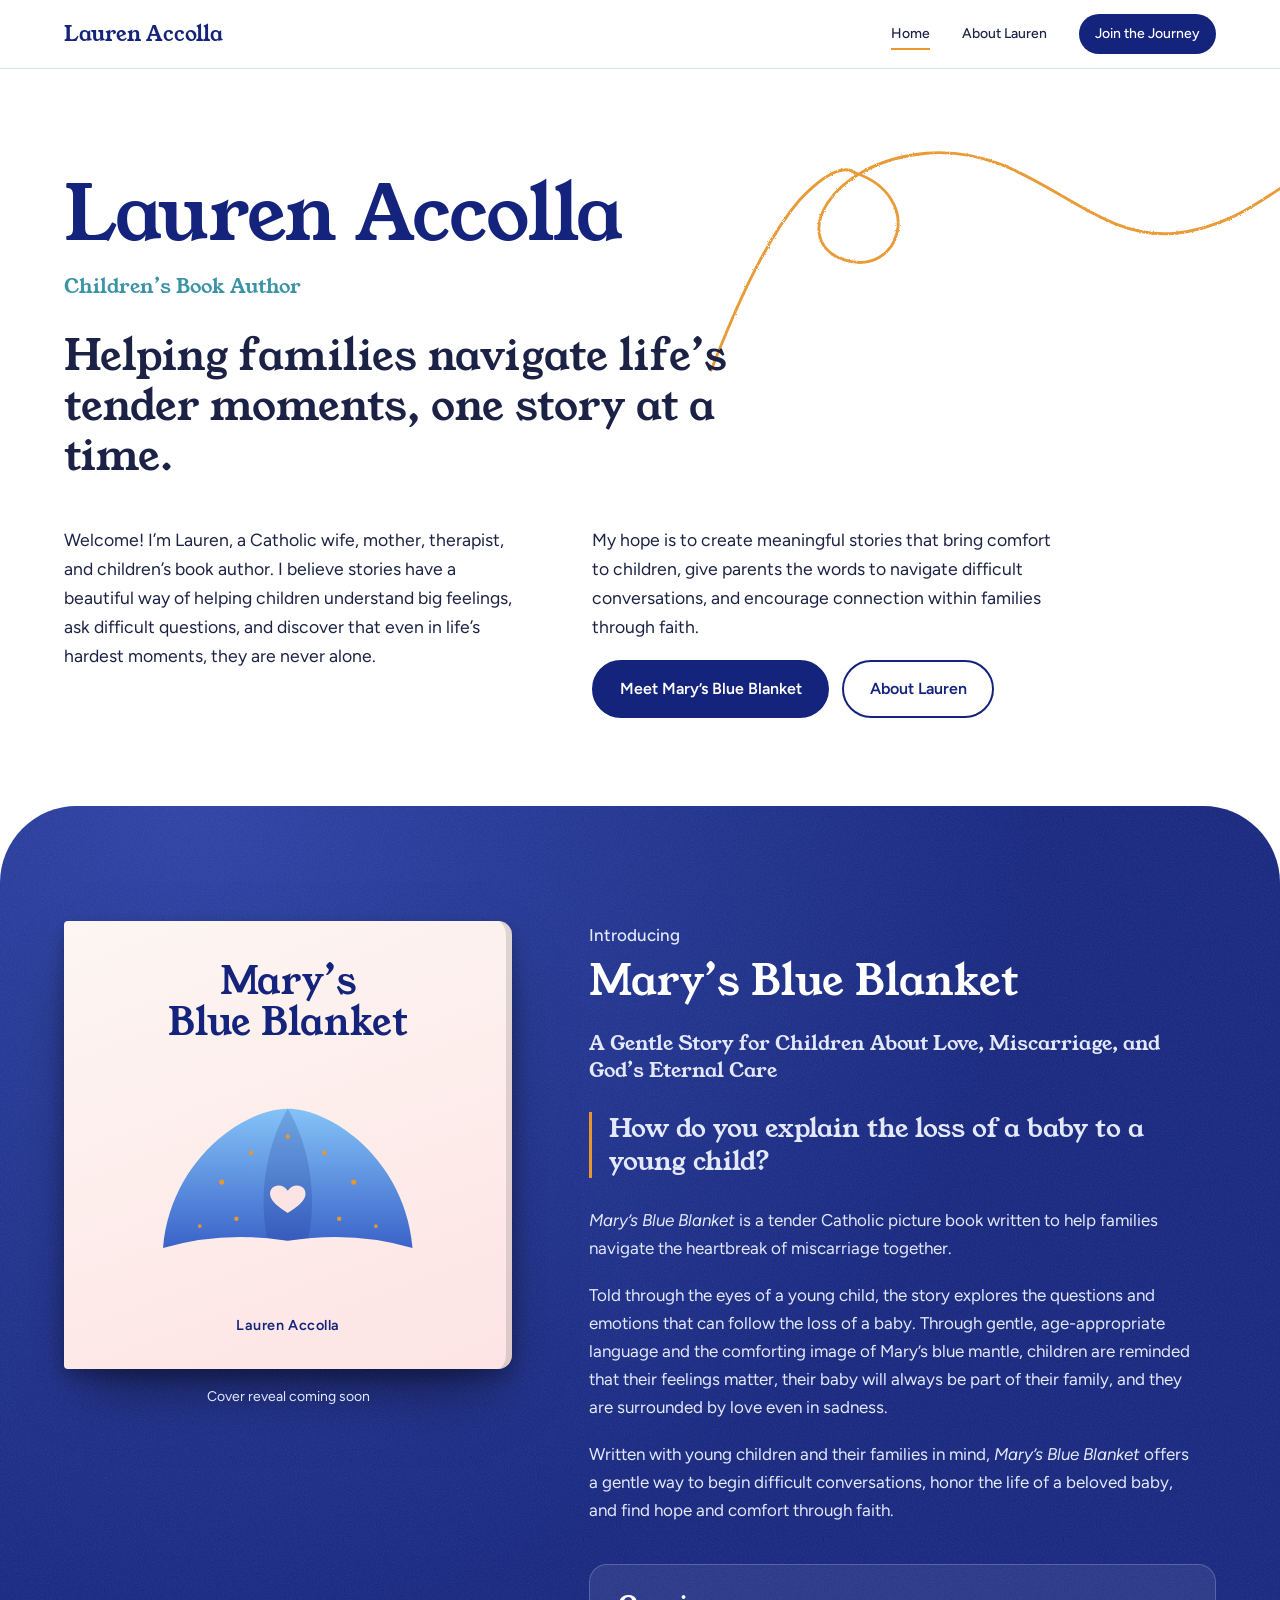
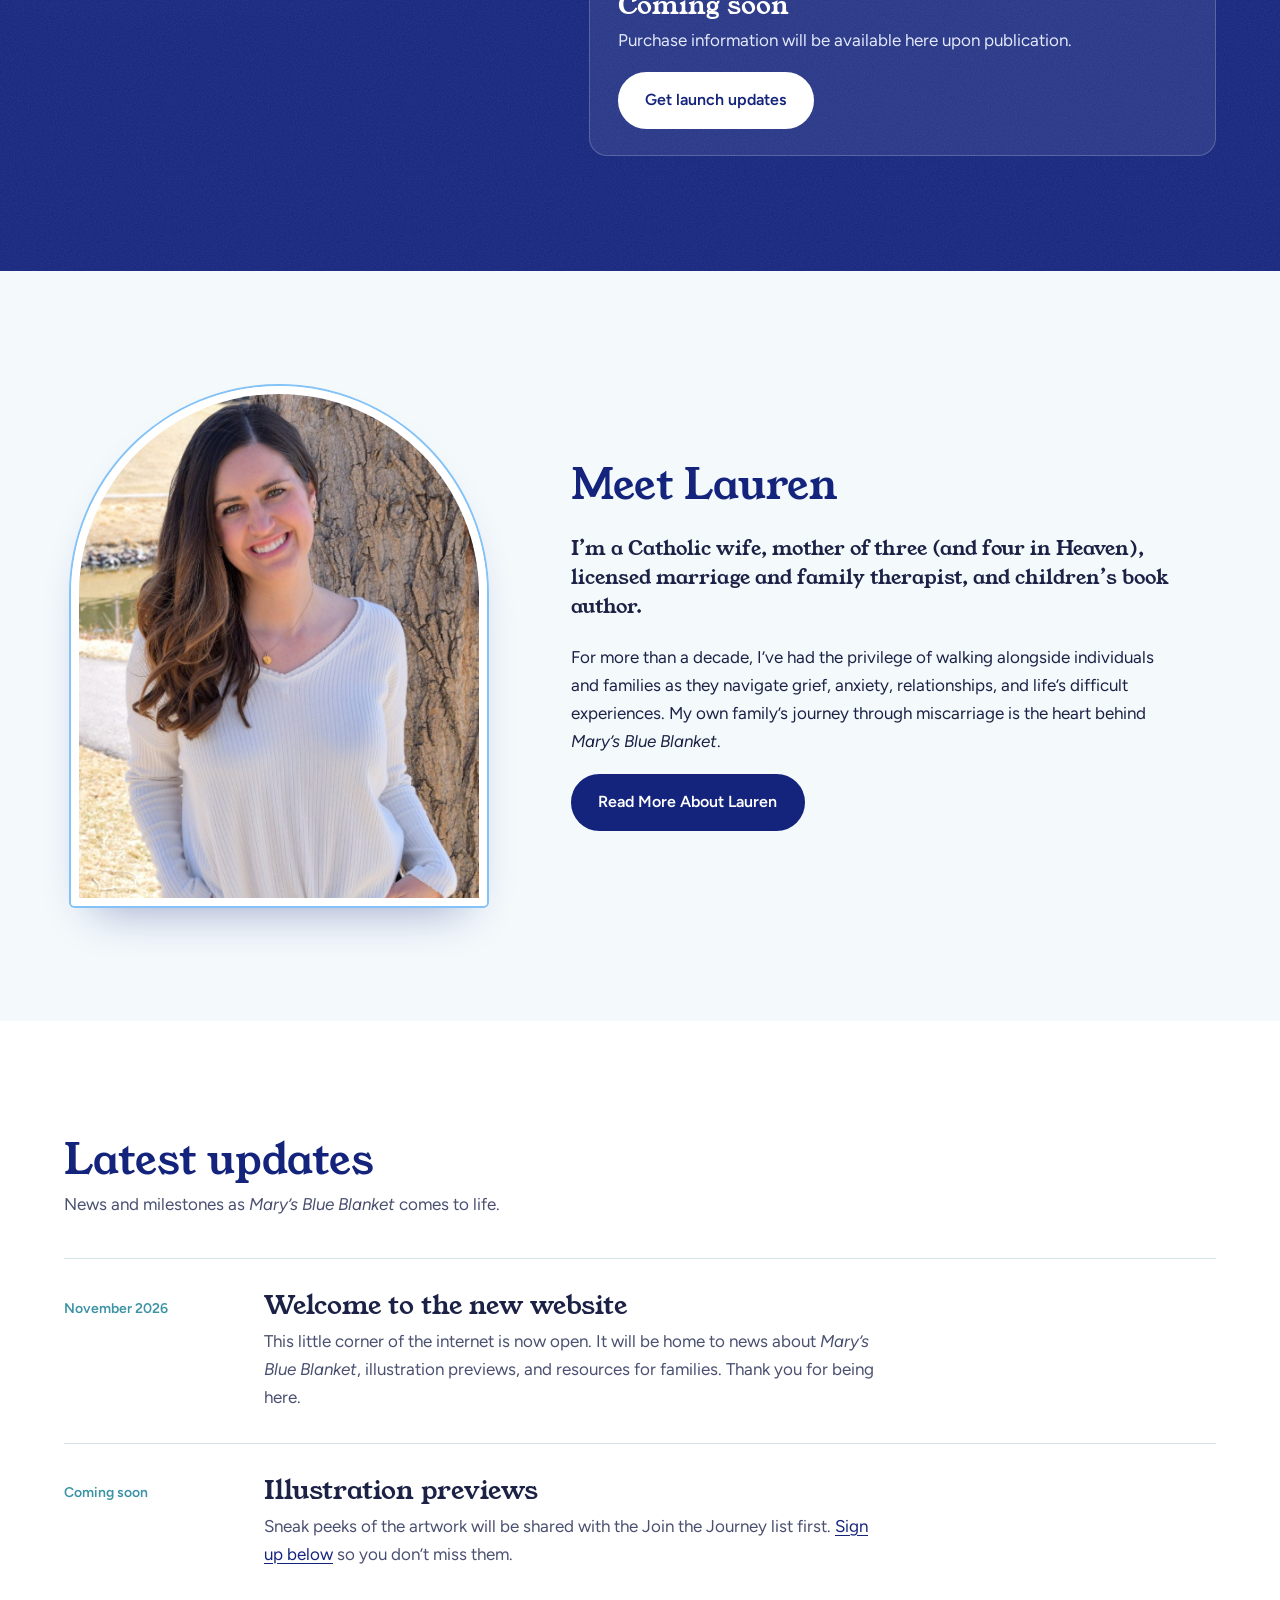
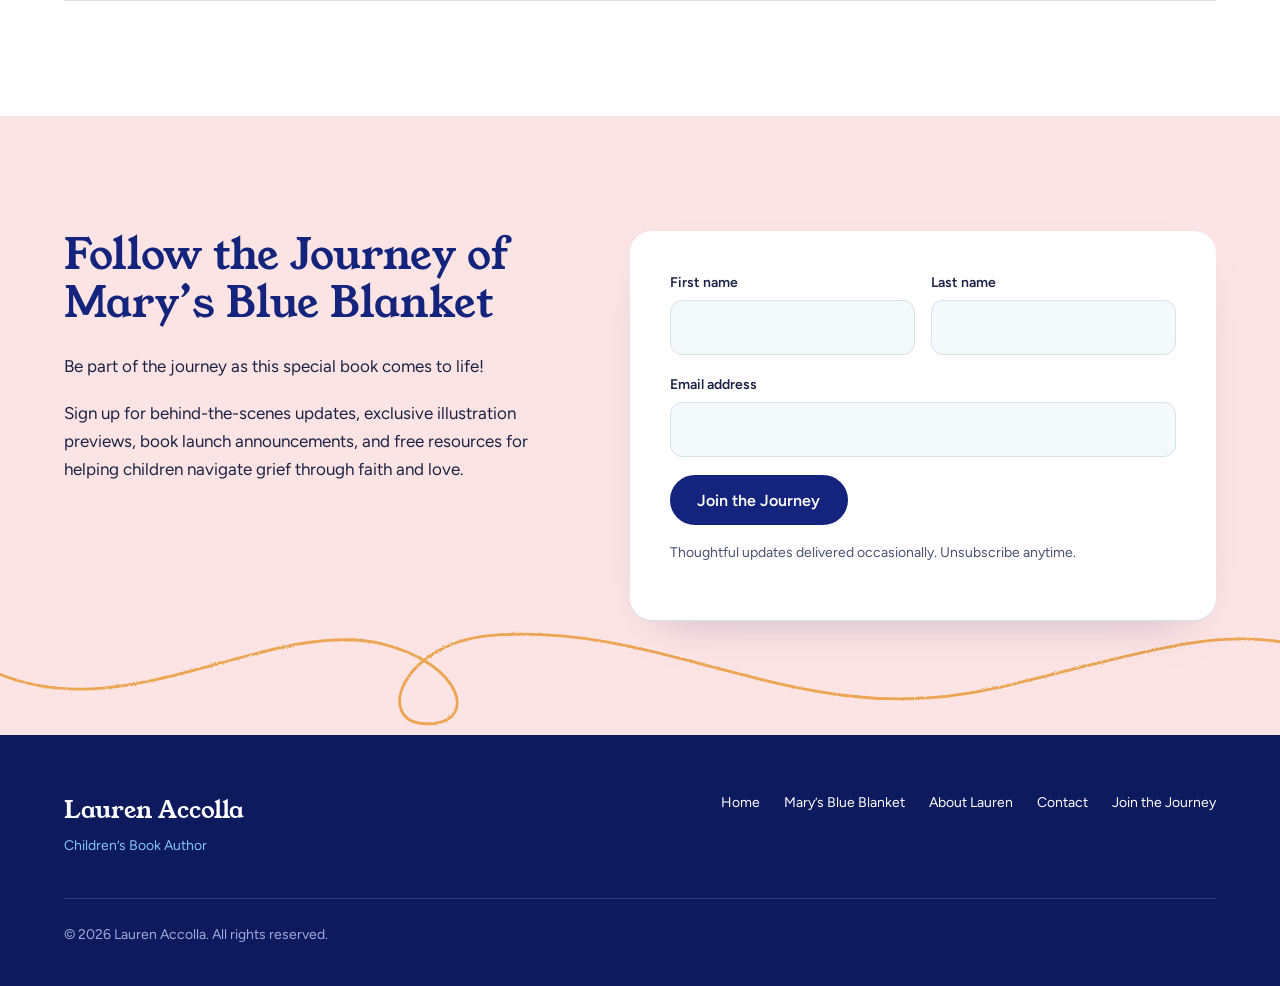
<file: index.html>
<!DOCTYPE html>
<html lang="en">
<head>
<meta charset="utf-8">
<meta name="viewport" content="width=device-width, initial-scale=1">
<title>Lauren Accolla | Children’s Book Author</title>
<meta name="description" content="Lauren Accolla is a Catholic wife, mother, therapist, and children’s book author of Mary’s Blue Blanket, a gentle story for children about love, miscarriage, and God’s eternal care.">
<link rel="canonical" href="https://laurenaccolla.com/">
<meta property="og:type" content="website">
<meta property="og:title" content="Lauren Accolla | Children’s Book Author">
<meta property="og:description" content="Lauren Accolla is a Catholic wife, mother, therapist, and children’s book author of Mary’s Blue Blanket, a gentle story for children about love, miscarriage, and God’s eternal care.">
<meta property="og:url" content="https://laurenaccolla.com/">
<meta property="About-Lauren.jpg" content="https://laurenaccolla.com/images/og-image.jpg">
<meta name="twitter:card" content="summary_large_image">
<meta name="theme-color" content="#14247c">
<link rel="icon" href="/favicon.svg" type="image/svg+xml">
<link rel="preconnect" href="https://fonts.googleapis.com">
<link rel="preconnect" href="https://fonts.gstatic.com" crossorigin>
<link href="https://fonts.googleapis.com/css2?family=Figtree:ital,wght@0,400;0,500;0,600;1,400&family=Young+Serif&display=swap" rel="stylesheet">
<link rel="stylesheet" href="/css/styles.css">
</head>
<body>
<a class="skip-link" href="#main">Skip to content</a>
<header class="site-header">
  <div class="wrap">
    <a class="brand" href="/">Lauren Accolla</a>
    <nav class="nav" aria-label="Main">
      <a href="/" aria-current="page">Home</a>
      <a href="/about">About Lauren</a>
      <a class="nav-cta" href="#join">Join the Journey</a>
    </nav>
  </div>
</header>

<main id="main">

<section class="hero" aria-labelledby="hero-title">
  <svg class="ribbon draw" viewBox="0 0 1440 320" aria-hidden="true" focusable="false"><defs><filter id="crayon1" x="-5%" y="-20%" width="110%" height="140%">
<feTurbulence type="fractalNoise" baseFrequency="0.9" numOctaves="2" seed="1" result="t"/>
<feDisplacementMap in="SourceGraphic" in2="t" scale="2.6"/></filter></defs><path filter="url(#crayon1)" d="M 800 296 C 826 230 860 150 900 104 C 925 78 948 64 962 74 C 1042 102 1012 192 950 172 C 888 152 930 62 1042 52 C 1162 42 1222 152 1322 142 C 1382 136 1420 104 1452 84"/></svg>
  <div class="wrap">
    <h1 class="hero-name" id="hero-title">Lauren Accolla</h1>
    <p class="hero-role">Children’s Book Author</p>
    <p class="hero-tagline">Helping families navigate life’s tender moments, one story at a time.</p>
    <div class="hero-welcome">
      <p>Welcome! I’m Lauren, a Catholic wife, mother, therapist, and children’s book author. I believe stories have a beautiful way of helping children understand big feelings, ask difficult questions, and discover that even in life’s hardest moments, they are never alone.</p>
      <div>
        <p>My hope is to create meaningful stories that bring comfort to children, give parents the words to navigate difficult conversations, and encourage connection within families through faith.</p>
        <div class="hero-actions">
          <a class="btn" href="#book">Meet Mary’s Blue Blanket</a>
          <a class="btn btn-outline" href="/about">About Lauren</a>
        </div>
      </div>
    </div>
  </div>
</section>

<!-- ===================== MY BOOKS =====================
     To add another book later, copy this whole <section> and change the text.
-->
<section class="book" id="book" aria-labelledby="book-title">
  <div class="wrap book-grid">
    <div class="cover-col">
      <!-- COVER: when the real cover is ready, save it as /images/marys-blue-blanket-cover.jpg
           and replace everything inside <div class="cover"> with:
           <img src="/images/marys-blue-blanket-cover.jpg" alt="Cover of Mary’s Blue Blanket by Lauren Accolla">
           and change class="cover" to class="cover has-image". Then delete the cover-note line. -->
      <div class="cover" role="img" aria-label="Placeholder for the Mary’s Blue Blanket cover">
        <p class="cover-title">Mary’s<br>Blue Blanket</p>
        <svg class="cover-art" viewBox="0 0 400 230" aria-hidden="true" focusable="false">
  <defs><linearGradient id="mantle" x1="0" y1="0" x2="0" y2="1">
    <stop offset="0" stop-color="#84c3f7"/><stop offset="1" stop-color="#3a63c9"/></linearGradient></defs>
  <path d="M30 210 C 40 90 140 20 200 20 C 260 20 360 90 370 210 Q 290 186 200 200 Q 110 186 30 210 Z" fill="url(#mantle)"/>
  <path d="M200 20 C 170 70 160 140 172 196 Q 186 199 200 200 Q 214 199 228 196 C 240 140 230 70 200 20 Z" fill="#14247c" opacity=".18"/>
  <path d="M200 132 c -7 -12 -26 -9 -24 6 c 2 12 24 24 24 24 s 22 -12 24 -24 c 2 -15 -17 -18 -24 -6 z" fill="#fde4e4"/>
  <g fill="#e8962e">
    <circle cx="110" cy="120" r="3.5"/><circle cx="150" cy="80" r="3"/><circle cx="130" cy="170" r="3"/>
    <circle cx="290" cy="120" r="3.5"/><circle cx="250" cy="80" r="3"/><circle cx="270" cy="170" r="3"/>
    <circle cx="80" cy="180" r="2.5"/><circle cx="320" cy="180" r="2.5"/><circle cx="200" cy="58" r="3"/>
  </g>
</svg>
        <p class="cover-author">Lauren Accolla</p>
      </div>
      <p class="cover-note">Cover reveal coming soon</p>
    </div>

    <div>
      <p class="book-intro">Introducing</p>
      <h2 id="book-title">Mary’s Blue Blanket</h2>
      <p class="book-subtitle">A Gentle Story for Children About Love, Miscarriage, and God’s Eternal Care</p>
      <p class="book-question">How do you explain the loss of a baby to a young child?</p>
      <p><em>Mary’s Blue Blanket</em> is a tender Catholic picture book written to help families navigate the heartbreak of miscarriage together.</p>
      <p>Told through the eyes of a young child, the story explores the questions and emotions that can follow the loss of a baby. Through gentle, age-appropriate language and the comforting image of Mary’s blue mantle, children are reminded that their feelings matter, their baby will always be part of their family, and they are surrounded by love even in sadness.</p>
      <p>Written with young children and their families in mind, <em>Mary’s Blue Blanket</em> offers a gentle way to begin difficult conversations, honor the life of a beloved baby, and find hope and comfort through faith.</p>

      <div class="coming-soon">
        <h3>Coming soon</h3>
        <p>Purchase information will be available here upon publication.</p>
        <div class="buy-links">
          <a class="btn btn-light" href="#join">Get launch updates</a>
          <!-- PURCHASE LINKS: when the book is published, delete the button above and
               the "Coming soon" text, then un-comment and fill in these:
          <a class="btn btn-light" href="https://www.amazon.com/dp/XXXXXXXX">Buy on Amazon</a>
          <a class="btn btn-light" href="https://bookshop.org/...">Buy on Bookshop.org</a>
          -->
        </div>
      </div>
    </div>
  </div>
</section>

<section class="meet" aria-labelledby="meet-title">
  <div class="wrap meet-grid">
    <div class="arch">
      <img src="/images/lauren-accolla.jpg" alt="Lauren Accolla smiling outdoors beside a tree" width="893" height="1400" loading="lazy">
    </div>
    <div>
      <h2 id="meet-title">Meet Lauren</h2>
      <p class="lead">I’m a Catholic wife, mother of three (and four in Heaven), licensed marriage and family therapist, and children’s book author.</p>
      <p>For more than a decade, I’ve had the privilege of walking alongside individuals and families as they navigate grief, anxiety, relationships, and life’s difficult experiences. My own family’s journey through miscarriage is the heart behind <em>Mary’s Blue Blanket</em>.</p>
      <a class="btn" href="/about">Read More About Lauren</a>
    </div>
  </div>
</section>

<!-- ===================== LATEST UPDATES =====================
     To post a new update, copy one <li class="update">…</li> block, paste it at the TOP
     of the list, and change the date, title, and text. Newest first.
-->
<section class="updates" id="updates" aria-labelledby="updates-title">
  <div class="wrap">
    <div class="section-head">
      <h2 id="updates-title">Latest updates</h2>
      <p>News and milestones as <em>Mary’s Blue Blanket</em> comes to life.</p>
    </div>
    <ol class="update-list" reversed>
      <li class="update">
        <time datetime="2026-11">November 2026</time>
        <div>
          <h3>Welcome to the new website</h3>
          <p>This little corner of the internet is now open. It will be home to news about <em>Mary’s Blue Blanket</em>, illustration previews, and resources for families. Thank you for being here.</p>
        </div>
      </li>
      <li class="update">
        <time>Coming soon</time>
        <div>
          <h3>Illustration previews</h3>
          <p>Sneak peeks of the artwork will be shared with the Join the Journey list first. <a href="#join">Sign up below</a> so you don’t miss them.</p>
        </div>
      </li>
    </ol>
  </div>
</section>

<section class="journey" id="join" aria-labelledby="join-title">
  <svg class="ribbon" viewBox="0 0 1440 320" aria-hidden="true" focusable="false"><defs><filter id="crayon3" x="-5%" y="-20%" width="110%" height="140%">
<feTurbulence type="fractalNoise" baseFrequency="0.9" numOctaves="2" seed="3" result="t"/>
<feDisplacementMap in="SourceGraphic" in2="t" scale="2.6"/></filter></defs><path filter="url(#crayon3)" d="M -10 230 C 140 300 300 170 430 200 C 520 222 540 290 480 290 C 420 290 450 196 560 190 C 760 178 900 300 1120 250 C 1260 218 1360 180 1452 200"/></svg>
  <div class="wrap journey-grid">
    <div>
      <h2 id="join-title">Follow the Journey of Mary’s Blue Blanket</h2>
      <p>Be part of the journey as this special book comes to life!</p>
      <p>Sign up for behind-the-scenes updates, exclusive illustration previews, book launch announcements, and free resources for helping children navigate grief through faith and love.</p>
    </div>
    <form class="form-card" name="join-the-journey" method="POST" action="/welcome" data-netlify="true" netlify-honeypot="bot-field">
      <input type="hidden" name="form-name" value="join-the-journey">
      <p class="hp"><label>Leave this field empty <input name="bot-field" tabindex="-1" autocomplete="off"></label></p>
      <div class="field-row">
        <div class="field">
          <label for="join-first">First name</label>
          <input id="join-first" name="first-name" type="text" autocomplete="given-name" required>
        </div>
        <div class="field">
          <label for="join-last">Last name</label>
          <input id="join-last" name="last-name" type="text" autocomplete="family-name" required>
        </div>
      </div>
      <div class="field">
        <label for="join-email">Email address</label>
        <input id="join-email" name="email" type="email" autocomplete="email" required>
      </div>
      <button class="btn" type="submit">Join the Journey</button>
      <p class="fine">Thoughtful updates delivered occasionally. Unsubscribe anytime.</p>
    </form>
  </div>
</section>

</main>
<footer class="site-footer">
  <div class="wrap">
    <div class="footer-grid">
      <div>
        <p class="footer-name">Lauren Accolla</p>
        <p class="footer-tag">Children’s Book Author</p>
      </div>
      <nav class="footer-nav" aria-label="Footer">
        <a href="/">Home</a>
        <a href="/#book">Mary’s Blue Blanket</a>
        <a href="/about">About Lauren</a>
        <a href="/about#connect">Contact</a>
        <a href="#join">Join the Journey</a>
      </nav>
    </div>
    <div class="footer-legal">
      <p>© <span data-year>2026</span> Lauren Accolla. All rights reserved.</p>
    </div>
  </div>
</footer>
<script>
  document.querySelectorAll('[data-year]').forEach(function (el) { el.textContent = new Date().getFullYear(); });
</script>
</body>
</html>
</file>
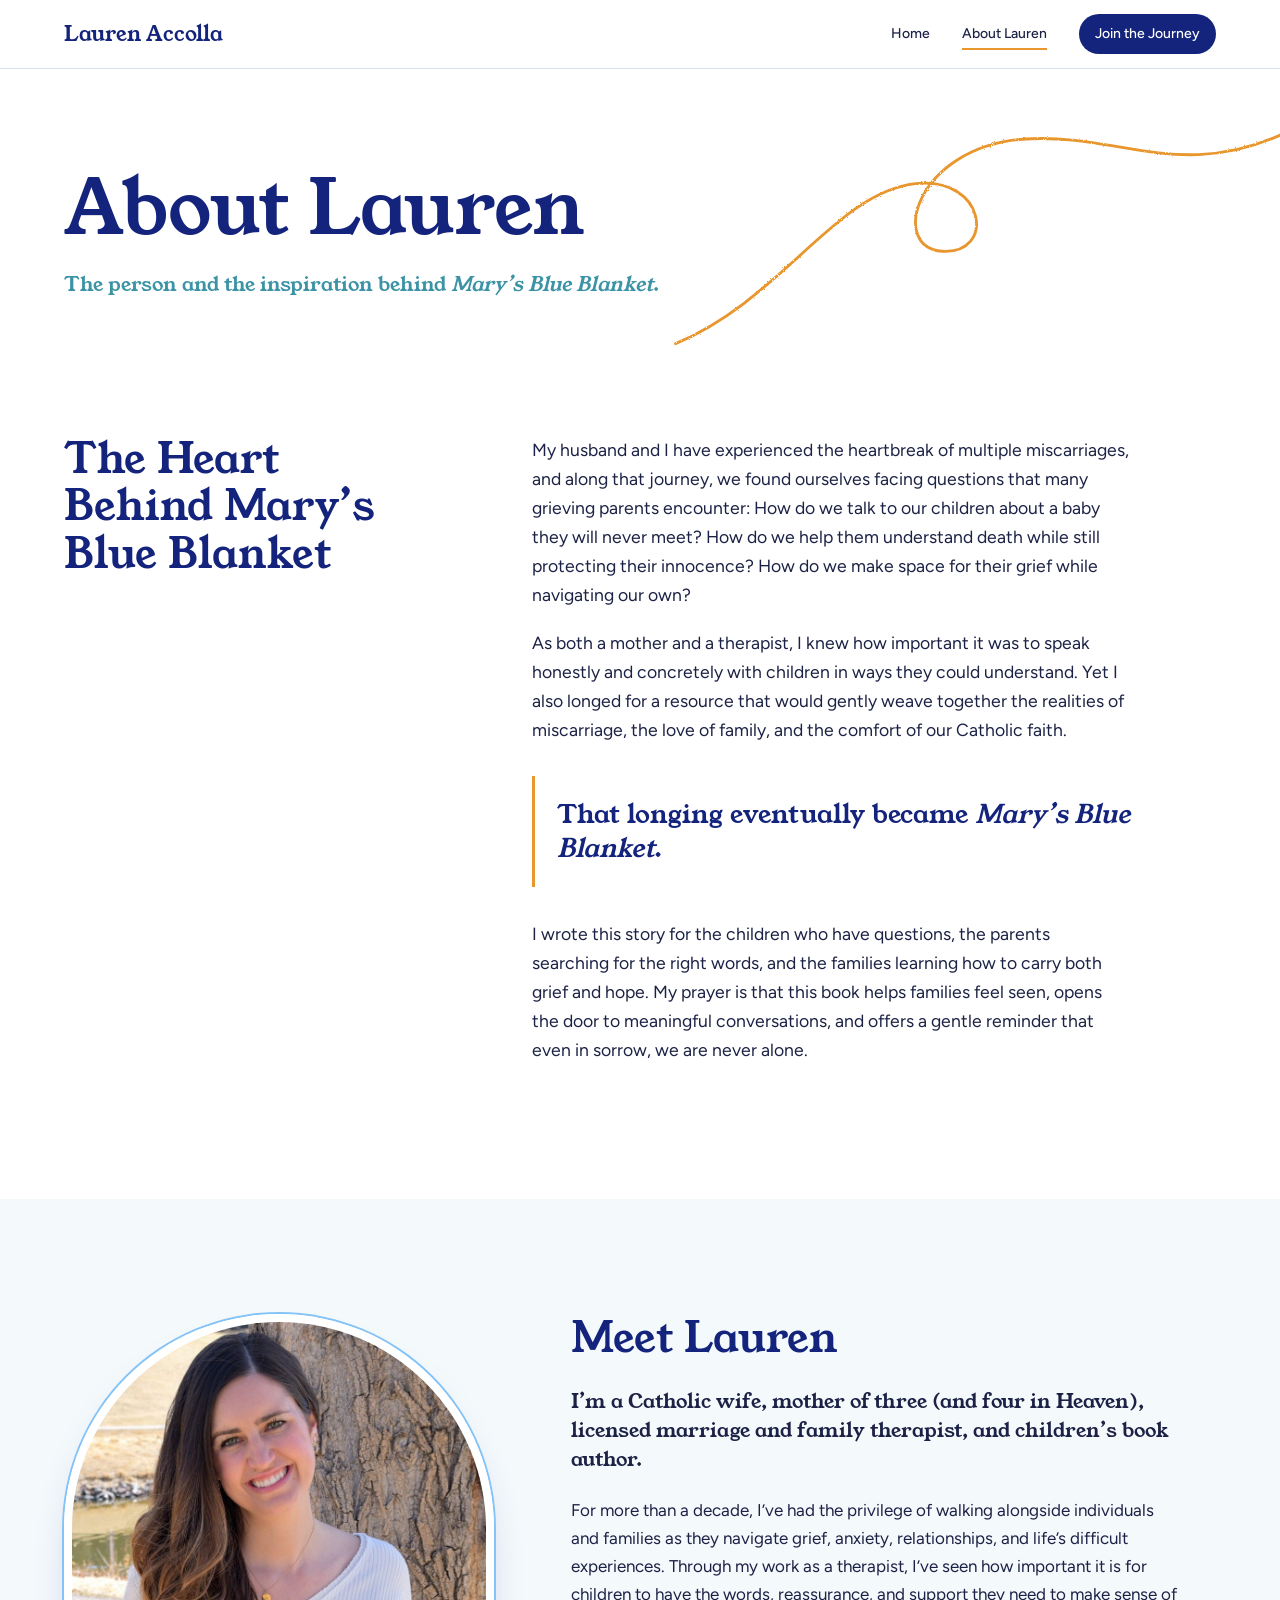
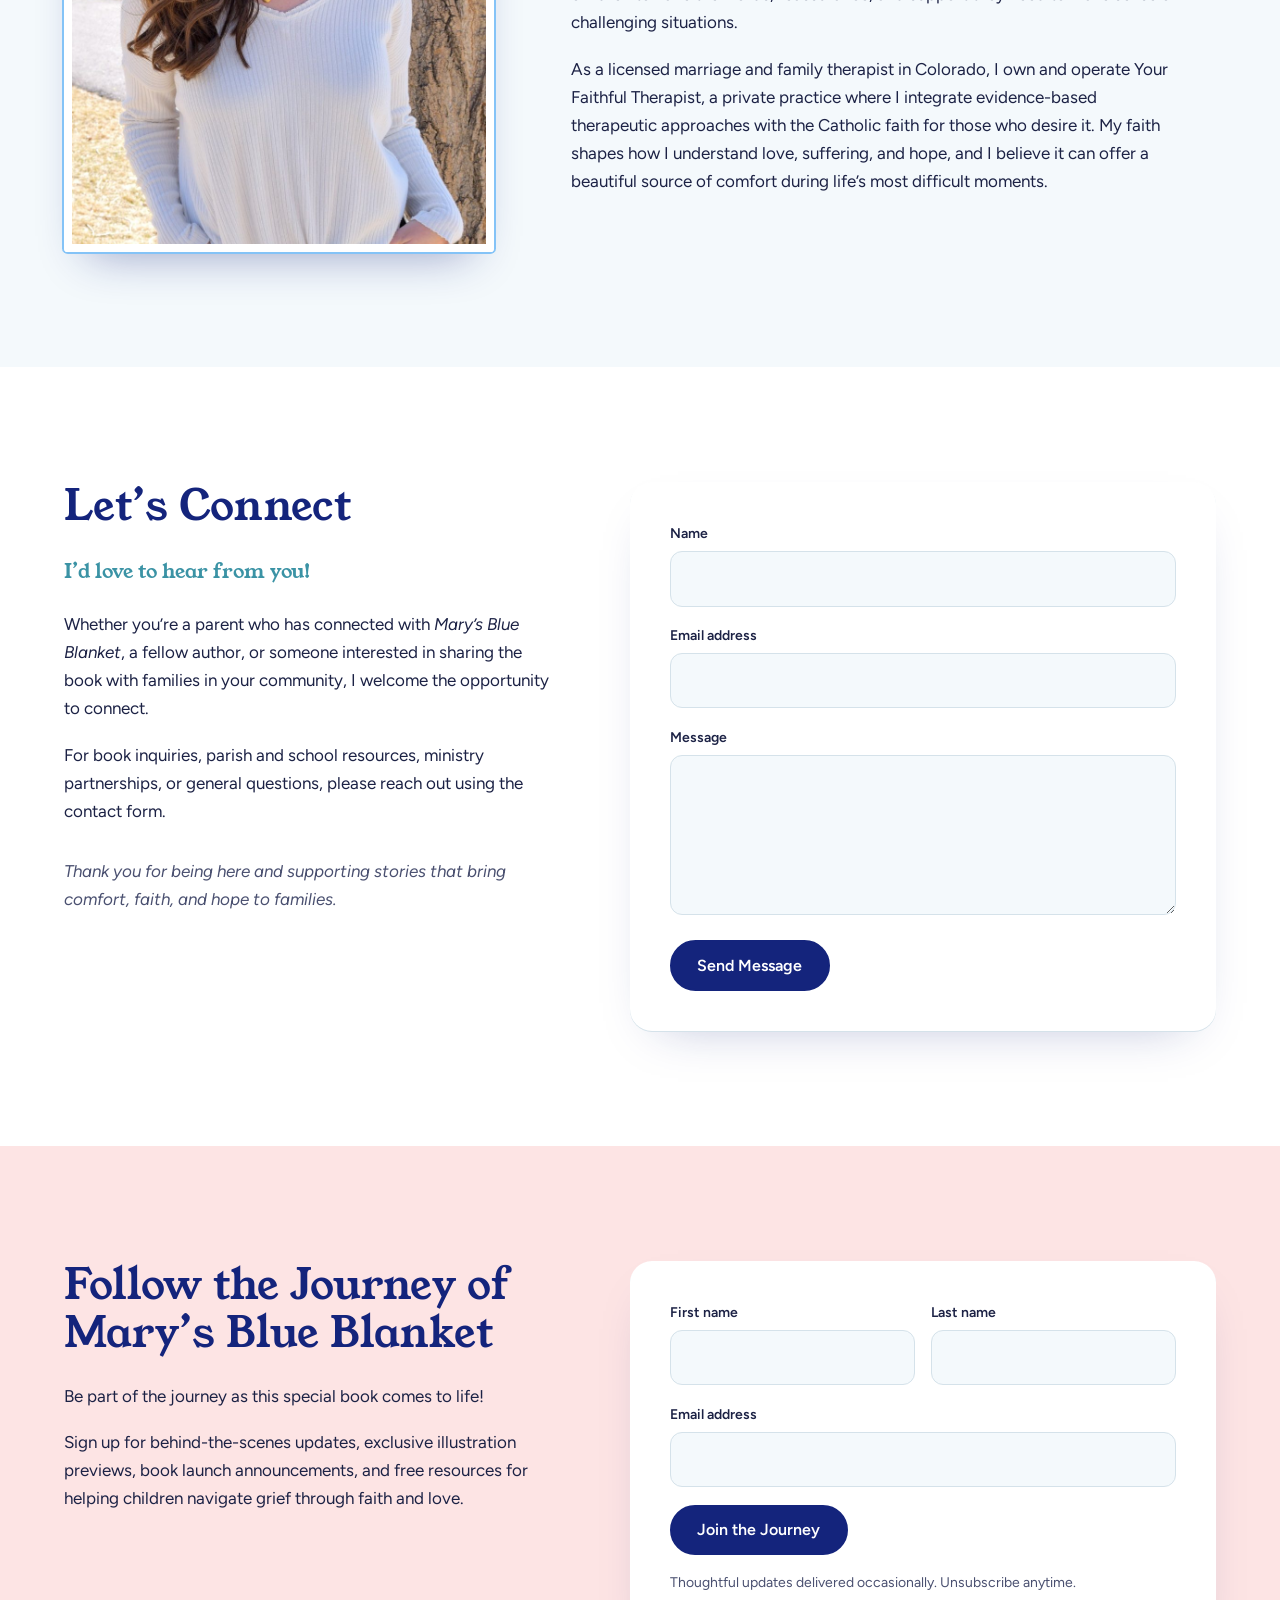
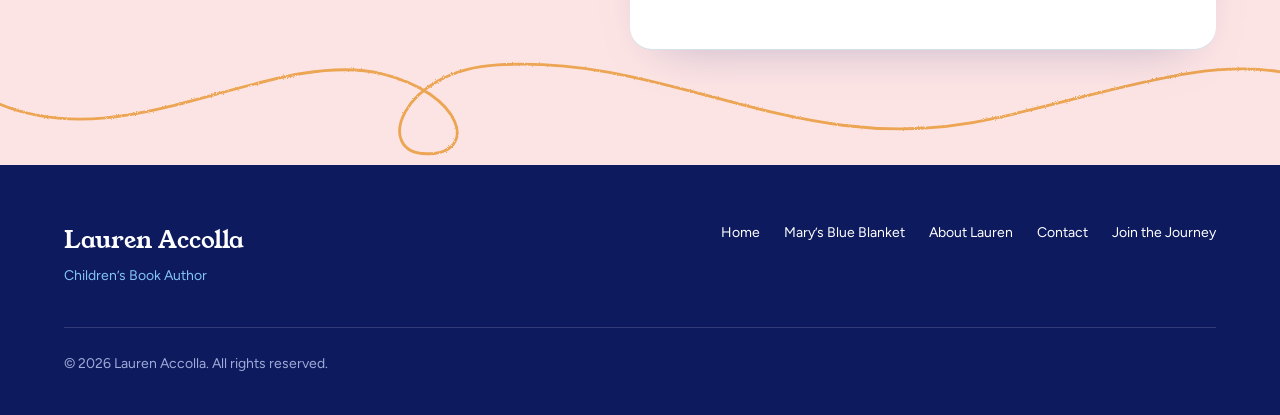
<file: about.html>
<!DOCTYPE html>
<html lang="en">
<head>
<meta charset="utf-8">
<meta name="viewport" content="width=device-width, initial-scale=1">
<title>About Lauren Accolla | Mary’s Blue Blanket</title>
<meta name="description" content="The story behind Mary’s Blue Blanket, and an introduction to author Lauren Accolla: Catholic wife, mother, and licensed marriage and family therapist in Colorado.">
<link rel="canonical" href="https://laurenaccolla.com/about">
<meta property="og:type" content="website">
<meta property="og:title" content="About Lauren Accolla | Mary’s Blue Blanket">
<meta property="og:description" content="The story behind Mary’s Blue Blanket, and an introduction to author Lauren Accolla: Catholic wife, mother, and licensed marriage and family therapist in Colorado.">
<meta property="og:url" content="https://laurenaccolla.com/about">
<meta property="About-Lauren.jpg" content="https://laurenaccolla.com/images/og-image.jpg">
<meta name="twitter:card" content="summary_large_image">
<meta name="theme-color" content="#14247c">
<link rel="icon" href="/favicon.svg" type="image/svg+xml">
<link rel="preconnect" href="https://fonts.googleapis.com">
<link rel="preconnect" href="https://fonts.gstatic.com" crossorigin>
<link href="https://fonts.googleapis.com/css2?family=Figtree:ital,wght@0,400;0,500;0,600;1,400&family=Young+Serif&display=swap" rel="stylesheet">
<link rel="stylesheet" href="/css/styles.css">
</head>
<body>
<a class="skip-link" href="#main">Skip to content</a>
<header class="site-header">
  <div class="wrap">
    <a class="brand" href="/">Lauren Accolla</a>
    <nav class="nav" aria-label="Main">
      <a href="/">Home</a>
      <a href="/about" aria-current="page">About Lauren</a>
      <a class="nav-cta" href="#join">Join the Journey</a>
    </nav>
  </div>
</header>

<main id="main">

<section class="page-hero" aria-labelledby="about-title">
  <svg class="ribbon draw" viewBox="0 0 1440 320" aria-hidden="true" focusable="false"><defs><filter id="crayon2" x="-5%" y="-20%" width="110%" height="140%">
<feTurbulence type="fractalNoise" baseFrequency="0.9" numOctaves="2" seed="2" result="t"/>
<feDisplacementMap in="SourceGraphic" in2="t" scale="2.6"/></filter></defs><path filter="url(#crayon2)" d="M 760 300 C 880 250 940 130 1030 120 C 1110 112 1120 200 1060 196 C 1000 192 1030 80 1150 70 C 1260 62 1330 120 1452 60"/></svg>
  <div class="wrap">
    <h1 id="about-title">About Lauren</h1>
    <p>The person and the inspiration behind <em>Mary’s Blue Blanket</em>.</p>
  </div>
</section>

<section class="story" aria-labelledby="heart-title">
  <div class="wrap story-grid">
    <h2 id="heart-title">The Heart Behind Mary’s Blue Blanket</h2>
    <div class="story-body">
      <p>My husband and I have experienced the heartbreak of multiple miscarriages, and along that journey, we found ourselves facing questions that many grieving parents encounter: How do we talk to our children about a baby they will never meet? How do we help them understand death while still protecting their innocence? How do we make space for their grief while navigating our own?</p>
      <p>As both a mother and a therapist, I knew how important it was to speak honestly and concretely with children in ways they could understand. Yet I also longed for a resource that would gently weave together the realities of miscarriage, the love of family, and the comfort of our Catholic faith.</p>
      <p class="story-turn">That longing eventually became <em>Mary’s Blue Blanket</em>.</p>
      <p>I wrote this story for the children who have questions, the parents searching for the right words, and the families learning how to carry both grief and hope. My prayer is that this book helps families feel seen, opens the door to meaningful conversations, and offers a gentle reminder that even in sorrow, we are never alone.</p>
    </div>
  </div>
</section>

<section class="about-meet" aria-labelledby="meet-title">
  <div class="wrap meet-grid">
    <div class="arch">
      <img src="/images/lauren-accolla.jpg" alt="Lauren Accolla smiling outdoors beside a tree" width="893" height="1400" loading="lazy">
    </div>
    <div>
      <h2 id="meet-title">Meet Lauren</h2>
      <p class="lead">I’m a Catholic wife, mother of three (and four in Heaven), licensed marriage and family therapist, and children’s book author.</p>
      <p>For more than a decade, I’ve had the privilege of walking alongside individuals and families as they navigate grief, anxiety, relationships, and life’s difficult experiences. Through my work as a therapist, I’ve seen how important it is for children to have the words, reassurance, and support they need to make sense of challenging situations.</p>
      <p>As a licensed marriage and family therapist in Colorado, I own and operate Your Faithful Therapist, a private practice where I integrate evidence-based therapeutic approaches with the Catholic faith for those who desire it. My faith shapes how I understand love, suffering, and hope, and I believe it can offer a beautiful source of comfort during life’s most difficult moments.</p>
    </div>
  </div>
</section>

<section class="connect" id="connect" aria-labelledby="connect-title">
  <div class="wrap connect-grid">
    <div>
      <h2 id="connect-title">Let’s Connect</h2>
      <p class="lead">I’d love to hear from you!</p>
      <p>Whether you’re a parent who has connected with <em>Mary’s Blue Blanket</em>, a fellow author, or someone interested in sharing the book with families in your community, I welcome the opportunity to connect.</p>
      <p>For book inquiries, parish and school resources, ministry partnerships, or general questions, please reach out using the contact form.</p>
      <p class="thanks-line">Thank you for being here and supporting stories that bring comfort, faith, and hope to families.</p>
    </div>
    <form class="form-card" name="contact" method="POST" action="/thank-you" data-netlify="true" netlify-honeypot="bot-field">
      <input type="hidden" name="form-name" value="contact">
      <p class="hp"><label>Leave this field empty <input name="bot-field" tabindex="-1" autocomplete="off"></label></p>
      <div class="field">
        <label for="contact-name">Name</label>
        <input id="contact-name" name="name" type="text" autocomplete="name" required>
      </div>
      <div class="field">
        <label for="contact-email">Email address</label>
        <input id="contact-email" name="email" type="email" autocomplete="email" required>
      </div>
      <div class="field">
        <label for="contact-message">Message</label>
        <textarea id="contact-message" name="message" required></textarea>
      </div>
      <button class="btn" type="submit">Send Message</button>
    </form>
  </div>
</section>

<section class="journey" id="join" aria-labelledby="join-title">
  <svg class="ribbon" viewBox="0 0 1440 320" aria-hidden="true" focusable="false"><defs><filter id="crayon3" x="-5%" y="-20%" width="110%" height="140%">
<feTurbulence type="fractalNoise" baseFrequency="0.9" numOctaves="2" seed="3" result="t"/>
<feDisplacementMap in="SourceGraphic" in2="t" scale="2.6"/></filter></defs><path filter="url(#crayon3)" d="M -10 230 C 140 300 300 170 430 200 C 520 222 540 290 480 290 C 420 290 450 196 560 190 C 760 178 900 300 1120 250 C 1260 218 1360 180 1452 200"/></svg>
  <div class="wrap journey-grid">
    <div>
      <h2 id="join-title">Follow the Journey of Mary’s Blue Blanket</h2>
      <p>Be part of the journey as this special book comes to life!</p>
      <p>Sign up for behind-the-scenes updates, exclusive illustration previews, book launch announcements, and free resources for helping children navigate grief through faith and love.</p>
    </div>
    <form class="form-card" name="join-the-journey" method="POST" action="/welcome" data-netlify="true" netlify-honeypot="bot-field">
      <input type="hidden" name="form-name" value="join-the-journey">
      <p class="hp"><label>Leave this field empty <input name="bot-field" tabindex="-1" autocomplete="off"></label></p>
      <div class="field-row">
        <div class="field">
          <label for="join-first">First name</label>
          <input id="join-first" name="first-name" type="text" autocomplete="given-name" required>
        </div>
        <div class="field">
          <label for="join-last">Last name</label>
          <input id="join-last" name="last-name" type="text" autocomplete="family-name" required>
        </div>
      </div>
      <div class="field">
        <label for="join-email">Email address</label>
        <input id="join-email" name="email" type="email" autocomplete="email" required>
      </div>
      <button class="btn" type="submit">Join the Journey</button>
      <p class="fine">Thoughtful updates delivered occasionally. Unsubscribe anytime.</p>
    </form>
  </div>
</section>

</main>
<footer class="site-footer">
  <div class="wrap">
    <div class="footer-grid">
      <div>
        <p class="footer-name">Lauren Accolla</p>
        <p class="footer-tag">Children’s Book Author</p>
      </div>
      <nav class="footer-nav" aria-label="Footer">
        <a href="/">Home</a>
        <a href="/#book">Mary’s Blue Blanket</a>
        <a href="/about">About Lauren</a>
        <a href="/about#connect">Contact</a>
        <a href="#join">Join the Journey</a>
      </nav>
    </div>
    <div class="footer-legal">
      <p>© <span data-year>2026</span> Lauren Accolla. All rights reserved.</p>
    </div>
  </div>
</footer>
<script>
  document.querySelectorAll('[data-year]').forEach(function (el) { el.textContent = new Date().getFullYear(); });
</script>
</body>
</html>
</file>
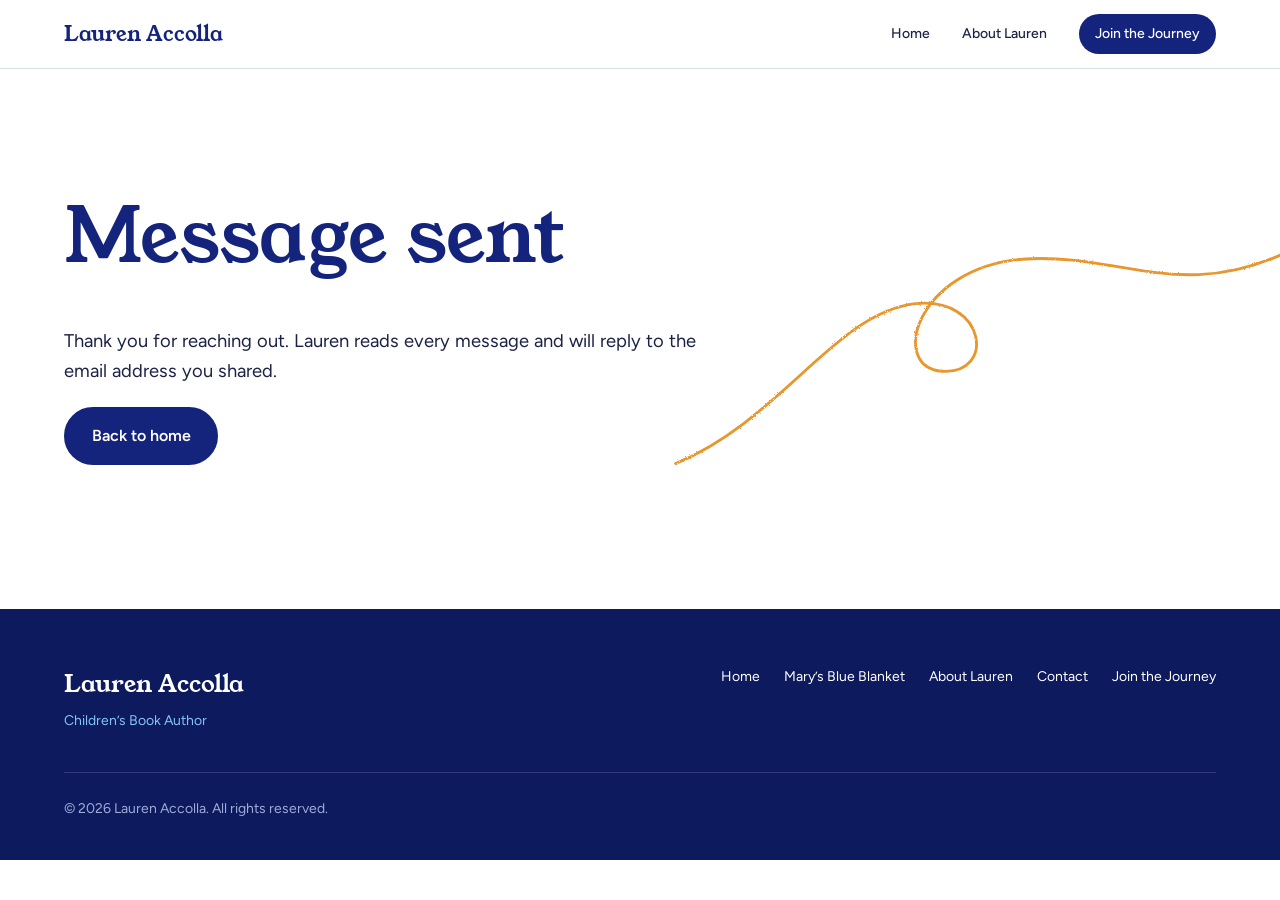
<file: thank-you.html>
<!DOCTYPE html>
<html lang="en">
<head>
<meta charset="utf-8">
<meta name="viewport" content="width=device-width, initial-scale=1">
<title>Message sent | Lauren Accolla</title>
<meta name="description" content="Lauren Accolla, Children’s Book Author">
<meta name="robots" content="noindex">
<link rel="canonical" href="https://laurenaccolla.com/thank-you">
<meta property="og:type" content="website">
<meta property="og:title" content="Message sent | Lauren Accolla">
<meta property="og:description" content="Lauren Accolla, Children’s Book Author">
<meta property="og:url" content="https://laurenaccolla.com/thank-you">
<meta property="og:image" content="https://laurenaccolla.com/images/og-image.jpg">
<meta name="twitter:card" content="summary_large_image">
<meta name="theme-color" content="#14247c">
<link rel="icon" href="/favicon.svg" type="image/svg+xml">
<link rel="preconnect" href="https://fonts.googleapis.com">
<link rel="preconnect" href="https://fonts.gstatic.com" crossorigin>
<link href="https://fonts.googleapis.com/css2?family=Figtree:ital,wght@0,400;0,500;0,600;1,400&family=Young+Serif&display=swap" rel="stylesheet">
<link rel="stylesheet" href="/css/styles.css">
</head>
<body>
<a class="skip-link" href="#main">Skip to content</a>
<header class="site-header">
  <div class="wrap">
    <a class="brand" href="/">Lauren Accolla</a>
    <nav class="nav" aria-label="Main">
      <a href="/">Home</a>
      <a href="/about">About Lauren</a>
      <a class="nav-cta" href="/#join">Join the Journey</a>
    </nav>
  </div>
</header>

<main id="main">
<section class="simple">
  <svg class="ribbon draw" viewBox="0 0 1440 320" aria-hidden="true" focusable="false"><defs><filter id="crayon4" x="-5%" y="-20%" width="110%" height="140%">
<feTurbulence type="fractalNoise" baseFrequency="0.9" numOctaves="2" seed="4" result="t"/>
<feDisplacementMap in="SourceGraphic" in2="t" scale="2.6"/></filter></defs><path filter="url(#crayon4)" d="M 760 300 C 880 250 940 130 1030 120 C 1110 112 1120 200 1060 196 C 1000 192 1030 80 1150 70 C 1260 62 1330 120 1452 60"/></svg>
  <div class="wrap">
    <h1>Message sent</h1>
    <p>Thank you for reaching out. Lauren reads every message and will reply to the email address you shared.</p>
    <p><a class="btn" href="/">Back to home</a></p>
  </div>
</section>
</main>
<footer class="site-footer">
  <div class="wrap">
    <div class="footer-grid">
      <div>
        <p class="footer-name">Lauren Accolla</p>
        <p class="footer-tag">Children’s Book Author</p>
      </div>
      <nav class="footer-nav" aria-label="Footer">
        <a href="/">Home</a>
        <a href="/#book">Mary’s Blue Blanket</a>
        <a href="/about">About Lauren</a>
        <a href="/about#connect">Contact</a>
        <a href="/#join">Join the Journey</a>
      </nav>
    </div>
    <div class="footer-legal">
      <p>© <span data-year>2026</span> Lauren Accolla. All rights reserved.</p>
    </div>
  </div>
</footer>
<script>
  document.querySelectorAll('[data-year]').forEach(function (el) { el.textContent = new Date().getFullYear(); });
</script>
</body>
</html>
</file>
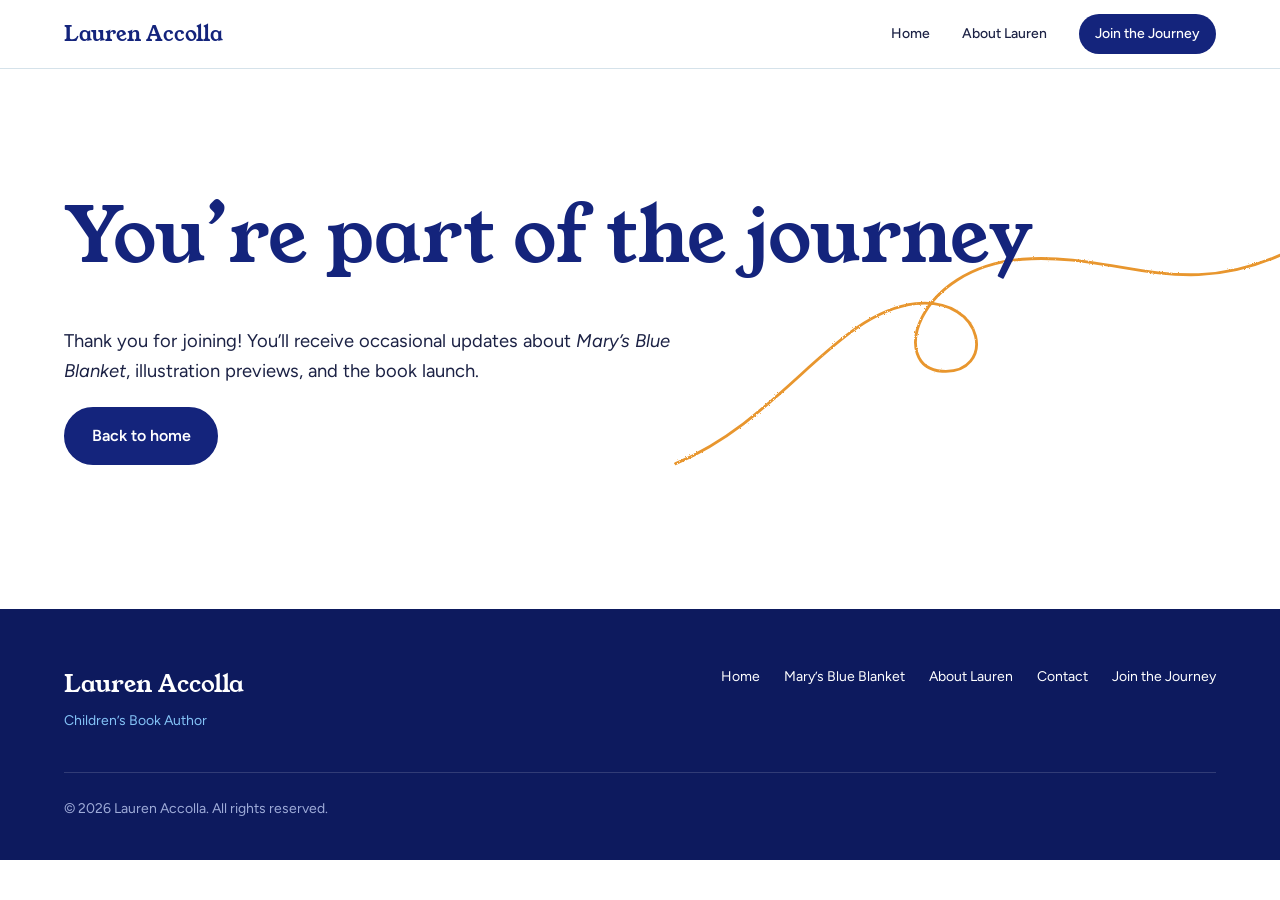
<file: welcome.html>
<!DOCTYPE html>
<html lang="en">
<head>
<meta charset="utf-8">
<meta name="viewport" content="width=device-width, initial-scale=1">
<title>You’re on the list | Lauren Accolla</title>
<meta name="description" content="Lauren Accolla, Children’s Book Author">
<meta name="robots" content="noindex">
<link rel="canonical" href="https://laurenaccolla.com/welcome">
<meta property="og:type" content="website">
<meta property="og:title" content="You’re on the list | Lauren Accolla">
<meta property="og:description" content="Lauren Accolla, Children’s Book Author">
<meta property="og:url" content="https://laurenaccolla.com/welcome">
<meta property="og:image" content="https://laurenaccolla.com/images/og-image.jpg">
<meta name="twitter:card" content="summary_large_image">
<meta name="theme-color" content="#14247c">
<link rel="icon" href="/favicon.svg" type="image/svg+xml">
<link rel="preconnect" href="https://fonts.googleapis.com">
<link rel="preconnect" href="https://fonts.gstatic.com" crossorigin>
<link href="https://fonts.googleapis.com/css2?family=Figtree:ital,wght@0,400;0,500;0,600;1,400&family=Young+Serif&display=swap" rel="stylesheet">
<link rel="stylesheet" href="/css/styles.css">
</head>
<body>
<a class="skip-link" href="#main">Skip to content</a>
<header class="site-header">
  <div class="wrap">
    <a class="brand" href="/">Lauren Accolla</a>
    <nav class="nav" aria-label="Main">
      <a href="/">Home</a>
      <a href="/about">About Lauren</a>
      <a class="nav-cta" href="/#join">Join the Journey</a>
    </nav>
  </div>
</header>

<main id="main">
<section class="simple">
  <svg class="ribbon draw" viewBox="0 0 1440 320" aria-hidden="true" focusable="false"><defs><filter id="crayon4" x="-5%" y="-20%" width="110%" height="140%">
<feTurbulence type="fractalNoise" baseFrequency="0.9" numOctaves="2" seed="4" result="t"/>
<feDisplacementMap in="SourceGraphic" in2="t" scale="2.6"/></filter></defs><path filter="url(#crayon4)" d="M 760 300 C 880 250 940 130 1030 120 C 1110 112 1120 200 1060 196 C 1000 192 1030 80 1150 70 C 1260 62 1330 120 1452 60"/></svg>
  <div class="wrap">
    <h1>You’re part of the journey</h1>
    <p>Thank you for joining! You’ll receive occasional updates about <em>Mary’s Blue Blanket</em>, illustration previews, and the book launch.</p>
    <p><a class="btn" href="/">Back to home</a></p>
  </div>
</section>
</main>
<footer class="site-footer">
  <div class="wrap">
    <div class="footer-grid">
      <div>
        <p class="footer-name">Lauren Accolla</p>
        <p class="footer-tag">Children’s Book Author</p>
      </div>
      <nav class="footer-nav" aria-label="Footer">
        <a href="/">Home</a>
        <a href="/#book">Mary’s Blue Blanket</a>
        <a href="/about">About Lauren</a>
        <a href="/about#connect">Contact</a>
        <a href="/#join">Join the Journey</a>
      </nav>
    </div>
    <div class="footer-legal">
      <p>© <span data-year>2026</span> Lauren Accolla. All rights reserved.</p>
    </div>
  </div>
</footer>
<script>
  document.querySelectorAll('[data-year]').forEach(function (el) { el.textContent = new Date().getFullYear(); });
</script>
</body>
</html>
</file>
<file: css/styles.css>
/* ==========================================================
   Lauren Accolla | Children's Book Author
   Palette drawn from Lauren's color study + illustration sample
   ========================================================== */

:root {
  /* Color */
  --marian: #14247c;        /* deep mantle blue */
  --marian-deep: #0d1a5e;
  --sky: #84c3f7;           /* soft sky blue */
  --teal: #3b93a5;          /* storybook teal */
  --mist: #dcecee;          /* pale aqua wash */
  --blush: #fde4e4;         /* tender pink */
  --rose: #b93f69;          /* berry rose for small accents */
  --lavender: #cdb6e6;
  --ribbon: #e8962e;        /* golden crayon ribbon */
  --ink: #1c2245;           /* navy-ink body text */
  --ink-soft: #4a5070;
  --paper: #ffffff;
  --paper-blue: #f4f9fc;
  --line: #d5e2ea;

  /* Type */
  --font-display: "Young Serif", Georgia, "Times New Roman", serif;
  --font-body: "Figtree", "Segoe UI", system-ui, -apple-system, sans-serif;

  --step--1: 0.875rem;
  --step-0: 1.0625rem;
  --step-1: 1.25rem;
  --step-2: 1.6rem;
  --step-3: clamp(1.9rem, 1.4rem + 2vw, 2.6rem);
  --step-4: clamp(2.6rem, 1.6rem + 4.5vw, 4.75rem);

  --measure: 36em;
  --gutter: clamp(1.25rem, 4vw, 3rem);
  --section: clamp(4rem, 9vw, 7.5rem);

  color-scheme: light;
}

*, *::before, *::after { box-sizing: border-box; }

html {
  scroll-behavior: smooth;
  -webkit-text-size-adjust: 100%;
  scroll-padding-top: 5rem;
}

body {
  margin: 0;
  background: var(--paper);
  color: var(--ink);
  font-family: var(--font-body);
  font-size: var(--step-0);
  line-height: 1.65;
  -webkit-font-smoothing: antialiased;
}

img { max-width: 100%; display: block; height: auto; }

h1, h2, h3 {
  font-family: var(--font-display);
  font-weight: 400;
  line-height: 1.15;
  margin: 0 0 0.6em;
  color: var(--marian);
  text-wrap: balance;
}

p { margin: 0 0 1.1em; max-width: var(--measure); }

a { color: var(--marian); text-underline-offset: 0.2em; text-decoration-thickness: 1px; }
a:hover { color: var(--rose); }

:focus-visible {
  outline: 3px solid var(--ribbon);
  outline-offset: 3px;
  border-radius: 4px;
}

.skip-link {
  position: absolute; left: 1rem; top: -4rem;
  background: var(--marian); color: #fff; padding: 0.6rem 1rem; border-radius: 6px; z-index: 100;
}
.skip-link:focus { top: 1rem; color: #fff; }

.wrap { width: min(72rem, 100% - 2 * var(--gutter)); margin-inline: auto; }

.visually-hidden {
  position: absolute !important; width: 1px; height: 1px; overflow: hidden;
  clip: rect(0 0 0 0); white-space: nowrap;
}

/* ---------- Header ---------- */
.site-header {
  position: sticky; top: 0; z-index: 20;
  background: rgba(255, 255, 255, 0.94);
  backdrop-filter: blur(8px);
  -webkit-backdrop-filter: blur(8px);
  border-bottom: 1px solid var(--line);
}
.site-header .wrap {
  display: flex; align-items: center; justify-content: space-between;
  gap: 1rem; min-height: 4.25rem; flex-wrap: wrap;
}
.brand {
  font-family: var(--font-display); font-size: 1.3rem; color: var(--marian);
  text-decoration: none; line-height: 1.1;
}
.brand:hover { color: var(--marian); }
.nav { display: flex; align-items: center; gap: clamp(0.9rem, 2.5vw, 2rem); flex-wrap: wrap; }
.nav a {
  font-size: var(--step--1); font-weight: 500; color: var(--ink); text-decoration: none;
  padding: 0.25rem 0;
}
.nav a[aria-current="page"] { box-shadow: inset 0 -2px 0 var(--ribbon); }
.nav a:hover { color: var(--rose); }
.nav .nav-cta {
  background: var(--marian); color: #fff; padding: 0.5rem 1rem; border-radius: 999px;
}
.nav .nav-cta:hover { background: var(--marian-deep); color: #fff; }

/* ---------- Buttons ---------- */
.btn {
  display: inline-block; font-family: var(--font-body); font-weight: 600; font-size: 1rem;
  padding: 0.85rem 1.6rem; border-radius: 999px; border: 2px solid var(--marian);
  background: var(--marian); color: #fff; text-decoration: none; cursor: pointer;
  transition: background-color .2s, color .2s, border-color .2s;
}
.btn:hover { background: var(--marian-deep); border-color: var(--marian-deep); color: #fff; }
.btn-light { background: #fff; color: var(--marian); border-color: #fff; }
.btn-light:hover { background: var(--blush); border-color: var(--blush); color: var(--marian); }
.btn-outline { background: transparent; color: var(--marian); }
.btn-outline:hover { background: var(--marian); color: #fff; }

/* ---------- Hero ---------- */
.hero {
  position: relative; overflow: hidden;
  padding-block: clamp(3.5rem, 8vw, 6.5rem) clamp(3rem, 7vw, 5.5rem);
}
.hero .wrap { position: relative; z-index: 1; }
.hero-name {
  font-size: var(--step-4); margin-bottom: 0.15em; letter-spacing: -0.01em;
}
.hero-role {
  font-family: var(--font-display); font-size: var(--step-1); color: var(--teal); margin: 0 0 1.75rem;
}
.hero-tagline {
  font-family: var(--font-display); font-size: var(--step-3); line-height: 1.2;
  color: var(--ink); max-width: 18em; margin-bottom: 2.75rem;
}
.hero-welcome {
  display: grid; gap: 0 clamp(2rem, 5vw, 4rem);
  grid-template-columns: repeat(2, minmax(0, 1fr));
  max-width: 62rem;
}
.hero-welcome p { font-size: 1.1rem; }
.hero-actions { display: flex; flex-wrap: wrap; gap: 0.8rem; margin-top: 0.75rem; }

/* Golden crayon ribbon: the signature line of the site */
.ribbon {
  position: absolute; left: 0; width: 100%; height: auto; pointer-events: none; z-index: 0;
}
.hero .ribbon { top: clamp(1rem, 3vw, 2.5rem); opacity: 0.95; }
.ribbon path {
  fill: none; stroke: var(--ribbon); stroke-width: 3.2; stroke-linecap: round; stroke-linejoin: round;
}
.ribbon.draw path {
  stroke-dasharray: 3200; stroke-dashoffset: 3200;
  animation: ribbon-draw 3.2s cubic-bezier(.45,.05,.3,1) .2s forwards;
}
@keyframes ribbon-draw { to { stroke-dashoffset: 0; } }

/* ---------- Book feature (the "blue blanket") ---------- */
.book {
  position: relative; color: #eef3ff;
  background-color: var(--marian);
  background-image:
    url("data:image/svg+xml,%3Csvg xmlns='http://www.w3.org/2000/svg' width='240' height='240'%3E%3Cfilter id='n'%3E%3CfeTurbulence type='fractalNoise' baseFrequency='.85' numOctaves='3' stitchTiles='stitch'/%3E%3CfeColorMatrix values='0 0 0 0 1  0 0 0 0 1  0 0 0 0 1  0 0 0 .09 0'/%3E%3C/filter%3E%3Crect width='100%25' height='100%25' filter='url(%23n)'/%3E%3C/svg%3E"),
    radial-gradient(ellipse at 15% 0%, #2a3fa3 0%, transparent 55%);
  padding-block: var(--section);
  border-radius: clamp(2rem, 6vw, 5rem) clamp(2rem, 6vw, 5rem) 0 0;
}
.book h2, .book h3 { color: #fff; }
.book a:not(.btn) { color: #fff; }
.book-grid {
  display: grid; grid-template-columns: minmax(0, 5fr) minmax(0, 7fr);
  gap: clamp(2.5rem, 6vw, 5.5rem); align-items: start;
}
.book-intro { font-size: var(--step-0); color: var(--sky); margin: 0 0 0.5rem; font-weight: 500; }
.book h2 { font-size: var(--step-3); }
.book-subtitle {
  font-family: var(--font-display); font-size: var(--step-1); line-height: 1.35; color: #fff;
  margin-bottom: 1.75rem;
}
.book-question {
  font-family: var(--font-display); font-size: var(--step-2); line-height: 1.3; color: var(--blush);
  border-left: 3px solid var(--ribbon); padding-left: 1.1rem; margin: 0 0 1.75rem;
}
.book p { color: #e3e9fb; }
.book .cover p { color: var(--marian); }

.cover-col { position: sticky; top: 6.5rem; }
.cover {
  aspect-ratio: 1 / 1; border-radius: 4px 14px 14px 4px;
  background: linear-gradient(160deg, #fdf6f2 0%, #fde4e4 100%);
  box-shadow: -10px 0 0 -4px rgba(0,0,0,.12) inset, 0 30px 60px -20px rgba(0,0,0,.55), 0 8px 18px rgba(0,0,0,.25);
  display: flex; flex-direction: column; align-items: center; justify-content: space-between;
  padding: 9% 8% 7%; text-align: center; color: var(--marian); overflow: hidden;
}
.cover img { width: 100%; height: 100%; object-fit: cover; }
.cover-title { font-family: var(--font-display); font-size: clamp(1.5rem, 3.2vw, 2.4rem); line-height: 1.05; margin: 0; }
.cover-art { width: 78%; }
.cover-author { font-size: 0.9rem; font-weight: 600; letter-spacing: 0.04em; margin: 0; }
.cover.has-image { padding: 0; }
.cover-note { text-align: center; color: var(--sky); font-size: var(--step--1); margin: 1rem auto 0; }

.coming-soon {
  margin-top: 2.5rem; padding: 1.6rem 1.75rem; border-radius: 18px;
  background: rgba(255,255,255,0.08); border: 1px solid rgba(255,255,255,0.2);
}
.coming-soon h3 { font-size: var(--step-2); margin-bottom: 0.35rem; }
.coming-soon p { margin-bottom: 1.1rem; }
.buy-links { display: flex; flex-wrap: wrap; gap: 0.7rem; }

/* ---------- Meet Lauren (home) ---------- */
.meet { padding-block: var(--section); background: var(--paper-blue); }
.meet-grid {
  display: grid; grid-template-columns: minmax(0, 4fr) minmax(0, 6fr);
  gap: clamp(2.5rem, 6vw, 5.5rem); align-items: center;
}
.arch {
  aspect-ratio: 4 / 5; border-radius: 999px 999px 18px 18px; overflow: hidden;
  border: 8px solid #fff; box-shadow: 0 0 0 2px var(--sky), 0 24px 48px -24px rgba(20,36,124,.45);
  max-width: 26rem; margin-inline: auto;
}
.arch img { width: 100%; height: 100%; object-fit: cover; object-position: 50% 12%; }
.meet h2 { font-size: var(--step-3); }
.meet .lead { font-family: var(--font-display); font-size: var(--step-1); line-height: 1.45; color: var(--ink); }

/* ---------- Latest updates ---------- */
.updates { padding-block: var(--section); }
.section-head { margin-bottom: 2.5rem; }
.section-head h2 { font-size: var(--step-3); margin-bottom: 0.35rem; }
.section-head p { color: var(--ink-soft); }
.update-list { list-style: none; margin: 0; padding: 0; border-top: 1px solid var(--line); }
.update {
  display: grid; grid-template-columns: 10rem minmax(0, 1fr); gap: 0.5rem 2.5rem;
  padding-block: 2rem; border-bottom: 1px solid var(--line);
}
.update time { font-weight: 600; color: var(--teal); font-size: var(--step--1); padding-top: 0.35rem; }
.update h3 { font-size: var(--step-2); color: var(--ink); margin-bottom: 0.4rem; }
.update p { color: var(--ink-soft); margin-bottom: 0; }

/* ---------- Join the Journey (email list) ---------- */
.journey {
  position: relative; overflow: hidden;
  background: var(--blush); padding-block: var(--section);
}
.journey .ribbon { bottom: -1rem; opacity: 0.8; }
.journey-grid {
  position: relative; z-index: 1;
  display: grid; grid-template-columns: minmax(0, 5fr) minmax(0, 6fr);
  gap: clamp(2rem, 6vw, 5rem); align-items: start;
}
.journey h2 { font-size: var(--step-3); }
.journey .fine { font-size: var(--step--1); color: var(--ink-soft); margin-top: 1rem; }

/* ---------- Forms ---------- */
.form-card {
  background: #fff; border-radius: 22px; padding: clamp(1.5rem, 4vw, 2.5rem);
  box-shadow: 0 1px 0 var(--line), 0 20px 50px -30px rgba(20,36,124,.35);
}
.field-row { display: grid; grid-template-columns: 1fr 1fr; gap: 1rem; }
.field { margin-bottom: 1.1rem; }
.field label { display: block; font-weight: 600; font-size: var(--step--1); margin-bottom: 0.35rem; color: var(--ink); }
.field input, .field textarea {
  width: 100%; font: inherit; color: var(--ink); background: var(--paper-blue);
  border: 1.5px solid var(--line); border-radius: 12px; padding: 0.8rem 0.95rem;
  transition: border-color .2s, background-color .2s;
}
.field textarea { min-height: 10rem; resize: vertical; }
.field input:focus, .field textarea:focus { outline: none; border-color: var(--marian); background: #fff; box-shadow: 0 0 0 3px rgba(132,195,247,.45); }
.hp { display: none; }

/* ---------- About page ---------- */
.page-hero {
  position: relative; overflow: hidden;
  padding-block: clamp(3.5rem, 8vw, 6rem) clamp(2.5rem, 5vw, 3.5rem);
}
.page-hero .wrap { position: relative; z-index: 1; }
.page-hero h1 { font-size: var(--step-4); margin-bottom: 0.2em; }
.page-hero p { font-family: var(--font-display); font-size: var(--step-1); color: var(--teal); }
.page-hero .ribbon { top: 0.5rem; }

.story { padding-block: clamp(2rem, 5vw, 3.5rem) var(--section); }
.story-grid {
  display: grid; grid-template-columns: minmax(0, 4fr) minmax(0, 7fr); gap: clamp(2rem, 6vw, 5rem);
}
.story h2 { font-size: var(--step-3); position: sticky; top: 6.5rem; }
.story-body p { font-size: 1.1rem; max-width: 34em; }
.story-turn {
  font-family: var(--font-display); font-size: var(--step-2) !important; line-height: 1.3; color: var(--marian);
  margin-block: 2rem !important; padding: 1.4rem 0 1.4rem 1.4rem; border-left: 3px solid var(--ribbon);
}

.about-meet { padding-block: var(--section); background: var(--paper-blue); }
.about-meet .meet-grid { align-items: start; }
.about-meet .arch { max-width: 28rem; position: sticky; top: 6.5rem; }
.about-meet h2 { font-size: var(--step-3); }
.about-meet .lead { font-family: var(--font-display); font-size: var(--step-1); line-height: 1.45; }

.connect { padding-block: var(--section); }
.connect-grid {
  display: grid; grid-template-columns: minmax(0, 5fr) minmax(0, 6fr); gap: clamp(2rem, 6vw, 5rem); align-items: start;
}
.connect h2 { font-size: var(--step-3); }
.connect .lead { font-family: var(--font-display); font-size: var(--step-1); color: var(--teal); }
.connect .thanks-line { margin-top: 2rem; font-style: italic; color: var(--ink-soft); }

/* ---------- Simple pages (thank you / 404) ---------- */
.simple {
  position: relative; overflow: hidden; min-height: 60vh;
  display: flex; align-items: center; padding-block: var(--section);
}
.simple .wrap { position: relative; z-index: 1; }
.simple h1 { font-size: var(--step-4); }
.simple p { font-size: 1.15rem; }

/* ---------- Footer ---------- */
.site-footer {
  background: var(--marian-deep); color: #c9d3f5; padding-block: 3.5rem 2.5rem; font-size: var(--step--1);
}
.footer-grid {
  display: flex; flex-wrap: wrap; justify-content: space-between; gap: 2rem; align-items: flex-start;
}
.footer-name { font-family: var(--font-display); font-size: 1.5rem; color: #fff; margin: 0 0 0.25rem; }
.footer-tag { color: var(--sky); margin: 0; }
.footer-nav { display: flex; flex-wrap: wrap; gap: 1.5rem; }
.site-footer a { color: #fff; text-decoration: none; }
.site-footer a:hover { color: var(--blush); }
.footer-legal { margin-top: 2.5rem; padding-top: 1.5rem; border-top: 1px solid rgba(255,255,255,.15); color: #9eabd8; }
.footer-legal p { max-width: none; margin: 0; }

/* ---------- Responsive ---------- */
@media (max-width: 860px) {
  .hero-welcome, .book-grid, .meet-grid, .journey-grid, .story-grid, .connect-grid {
    grid-template-columns: 1fr;
  }
  .cover-col { position: static; max-width: 22rem; margin-inline: auto; width: 100%; }
  .story h2, .about-meet .arch { position: static; }
  .update { grid-template-columns: 1fr; gap: 0.25rem; }
  .update time { padding-top: 0; }
}
@media (max-width: 560px) {
  .site-header .wrap { justify-content: center; padding-block: 0.6rem; }
  .nav { justify-content: center; gap: 0.9rem; }
  .field-row { grid-template-columns: 1fr; gap: 0; }
  .hero-actions .btn { width: 100%; text-align: center; }
}

@media (prefers-reduced-motion: reduce) {
  html { scroll-behavior: auto; }
  .ribbon.draw path { animation: none; stroke-dashoffset: 0; }
  * { transition: none !important; }
}
</file>
